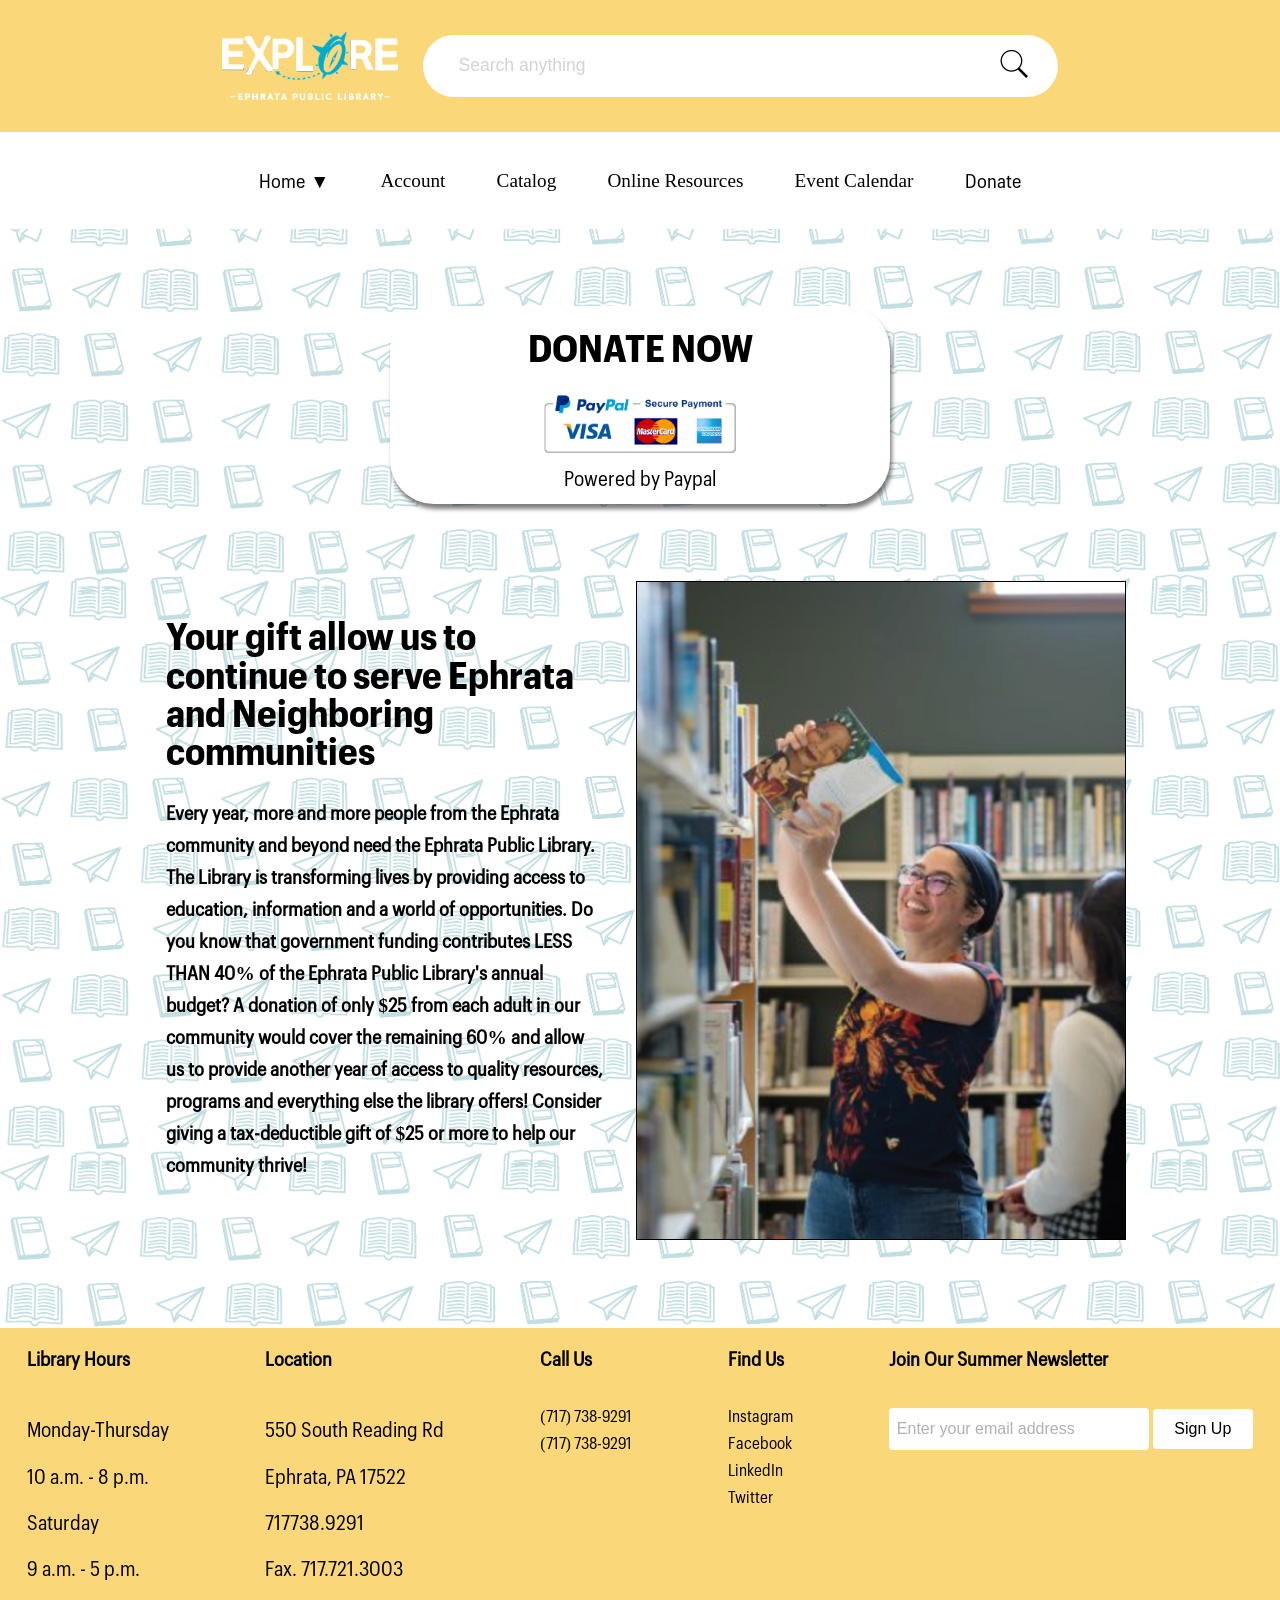
<file: page1.html>
<!DOCTYPE html>
<html lang="en">
<head>
    <meta charset="UTF-8">
    <meta name="viewport" content="width=device-width, initial-scale=1.0">
    <link rel="stylesheet" href="stylepage1.css">
    <title>Donate | Ephrata Public Library</title>
</head>
<body>
    
<div class="wrapper">

    <div class="header">
          <img src="images/Elogo.png" class="headerimg">
            <form action="https://www.google.com/search" method="get" class="search-bar">
                <input type="text" placeholder="Search anything" name="q">
               <button type="submit"><img src="images/search.png"></button>
            </form>
    </div>

    <div class="bar">
          <nav class="navClass">
                <ul>
                    <li><a href="index.html">Home</a>
                    <ul class="sub-menu">
                    <li>Board of Directors</li>
                    <li>Code of Behavior</li>
                    <li>Fax/Copy/Scan Services</li>
                    <li>Fines & Fees</li>
                    <li>Home Delivery Services</li>
                    <li>Gift Books</li>
                    <li>Library Cards</li>
                    <li>Interlibrary Loans</li>
                    <li>Meeting Rooms</li>
                    <li>Museum Passes</li>
                    <li>PA Forward</li>
                    <li>Renewals</li>
                    <li>StoryWalk</li>
                    <li>Wifi Access</li>
                </ul>
                <span class="arrow">&#9660;</span>
                    </li>

                    <li>Account</li>
                    <li>Catalog</li>
                    <li>Online Resources</li>
                    <li>Event Calendar</li>
                     <li><a href="page1.html">Donate</a></li>
                </ul>
            </nav>



    </div>

    <div class="donatearea">
        <div class="donate">
            <h1>DONATE NOW</h1>
            <div class="payment-info">
                <img src="images/payment-icons.png" alt="Accepted Payments">
                <p>Powered by Paypal</p>
                </div>
        </div>
    </div>


    <div class="infoarea">
        <div class="infocontent1">
            <h1>Your gift allow us to continue to serve Ephrata and Neighboring communities</h1><h2>Every year, more and more people from the Ephrata community and beyond need the Ephrata Public Library. The Library is transforming lives by providing access to education, information and a world of opportunities.  Do you know that government funding contributes LESS THAN 40% of the Ephrata Public Library's annual budget?  A donation of only $25 from each adult in our community would cover the remaining 60% and allow us to provide another year of access to quality resources, programs and everything else the library offers!  Consider giving a tax-deductible gift of $25 or more to help our community thrive!</h2>

        </div>

        <div class="infocontent2">
           
        </div>
    </div>


    <div class="space">
        </div>

 <div class="footerarea">
            <div class="footer">
                <div class="footer-heading footer-1">
                    <h2>Library Hours</h2>
                    <p>Monday-Thursday</p>
                    <p>10 a.m. - 8 p.m.</p>
                    <p>Saturday</p>
                    <p>9 a.m. - 5 p.m.</p>

                   
                </div>

                <div class="footer-heading footer-2">
                    <h2>Location</h2>
                    <p>550 South Reading Rd</p>
                    <p>Ephrata, PA 17522</p>
                    <p>717738.9291</p>
                    <p>Fax. 717.721.3003</p>
                </div>

                <div class="footer-heading footer-3">
                    <h2>Call Us</h2>
                    <a href="#">(717) 738-9291</a>
                    <a href="#">(717) 738-9291</a>
                </div>

                <div class="footer-heading footer-3">
                    <h2>Find Us</h2>
                    <a href="#">Instagram</a>
                    <a href="#">Facebook</a>
                    <a href="#">LinkedIn</a>
                    <a href="#">Twitter</a>
                </div>

                <div class="footer-email-form">
                    <h2>Join Our Summer Newsletter</h2>
                    <input type="email" placeholder="Enter your email address" id="footer-email">
                    <input type="submit" value="Sign Up"
                    id="footer-email-btn">
                </div>
        </div>

    </div>




</div>



</body>
</html>
</file>
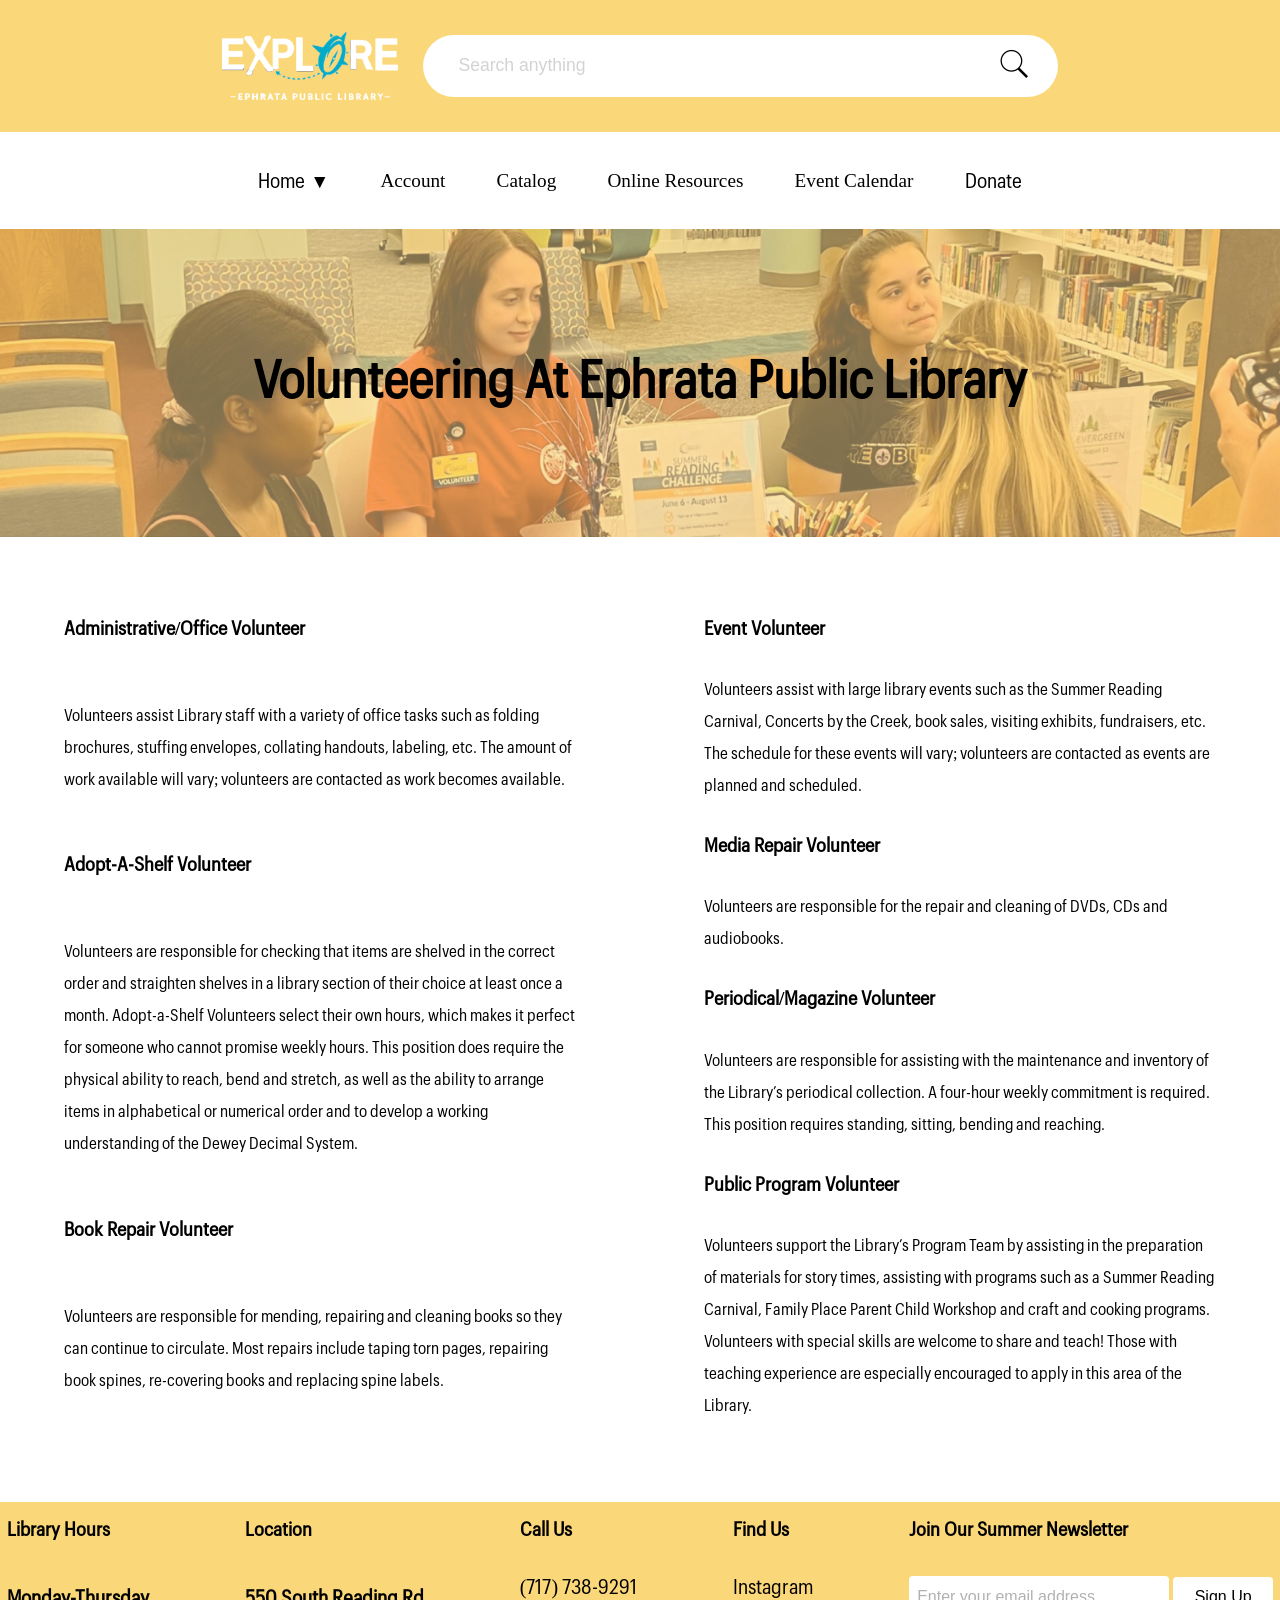
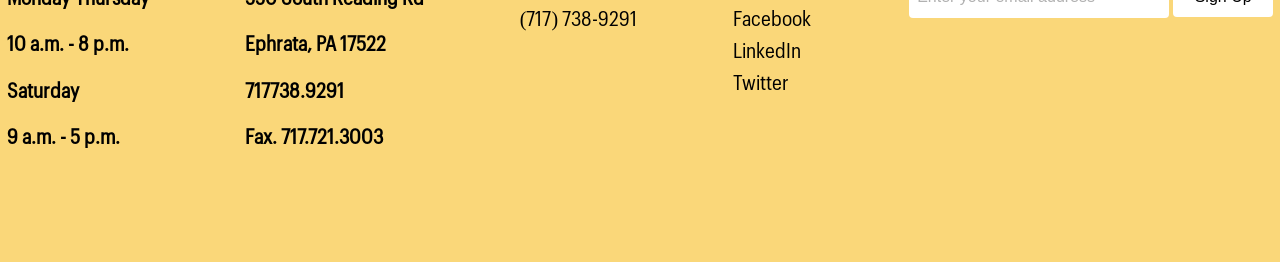
<file: page2.html>
<!DOCTYPE html>
<html lang="en">
<head>
    <meta charset="UTF-8">
    <meta name="viewport" content="width=device-width, initial-scale=1.0">
    <link rel="stylesheet" href="stylepage2.css">
    <title>Volunteer | Ephrata Public Library</title>
</head>
<body>

    <div class="wrapper">

        <div class="header">
            <img src="images/Elogo.png" class="headerimg">
            <form action="https://www.google.com/search" method="get" class="search-bar">
                <input type="text" placeholder="Search anything" name="q">
               <button type="submit"><img src="images/search.png"></button>
            </form>
        </div>
        
        <div class="bar">

            <nav class="navClass">
                <ul>
                    <li><a href="index.html">Home</a>
                    <ul class="sub-menu">
                    <li>Board of Directors</li>
                    <li>Code of Behavior</li>
                    <li>Fax/Copy/Scan Services</li>
                    <li>Fines & Fees</li>
                    <li>Home Delivery Services</li>
                    <li>Gift Books</li>
                    <li>Library Cards</li>
                    <li>Interlibrary Loans</li>
                    <li>Meeting Rooms</li>
                    <li>Museum Passes</li>
                    <li>PA Forward</li>
                    <li>Renewals</li>
                    <li>StoryWalk</li>
                    <li>Wifi Access</li>
                </ul>
                <span class="arrow">&#9660;</span>
                    </li>

                    <li>Account</li>
                    <li>Catalog</li>
                    <li>Online Resources</li>
                    <li>Event Calendar</li>
                     <li><a href="page1.html">Donate</a></li>
                </ul>
            </nav>



        </div>

        <div class="imgarea">
            <h1>Volunteering At Ephrata Public Library</h1>

        </div>

        <div class="columnarea">
            <div class="column">
                <h2>Administrative/Office Volunteer</h2>

    <p>Volunteers assist Library staff with a variety of office tasks such as folding brochures, stuffing envelopes, collating handouts, labeling, etc. The amount of work available will vary; volunteers are contacted as work becomes available.</p>

    <h2>Adopt-A-Shelf Volunteer</h2>
    <p>Volunteers are responsible for checking that items are shelved in the correct order and straighten shelves in a library section of their choice at least once a month.  Adopt-a-Shelf Volunteers select their own hours, which makes it perfect for someone who cannot promise weekly hours.  This position does require the physical ability to reach, bend and stretch, as well as the ability to arrange items in alphabetical or numerical order and to develop a working understanding of the Dewey Decimal System.</p>

    <h2>Book Repair Volunteer</h2>
    <p>Volunteers are responsible for mending, repairing and cleaning books so they can continue to circulate. Most repairs include taping torn pages, repairing book spines, re-covering books and replacing spine labels.</p>
            </div>

            <div class="column">
               <h2>Event Volunteer</h2>
    <p>Volunteers assist with large library events such as the Summer Reading Carnival, Concerts by the Creek, book sales, visiting exhibits, fundraisers, etc. The schedule for these events will vary; volunteers are contacted as events are planned and scheduled.</p>

    <h2>Media Repair Volunteer</h2>
    <p>Volunteers are responsible for the repair and cleaning of DVDs, CDs and audiobooks.</p>

    <h2>Periodical/Magazine Volunteer</h2>
    <p>Volunteers are responsible for assisting with the maintenance and inventory of the Library’s periodical collection. A four-hour weekly commitment is required. This position requires standing, sitting, bending and reaching.</p>

    <h2>Public Program Volunteer</h2>
    <p>Volunteers support the Library’s Program Team by assisting in the preparation of materials for story times, assisting with programs such as a Summer Reading Carnival, Family Place Parent Child Workshop and craft and cooking programs. Volunteers with special skills are welcome to share and teach! Those with teaching experience are especially encouraged to apply in this area of the Library.</p>
            </div>
        </div>


 <div class="footerarea">
            <div class="footer">
                <div class="footer-heading footer-1">
                    <h2>Library Hours</h2>
                    <h3>Monday-Thursday</h3>
                    <h3>10 a.m. - 8 p.m.</h3>
                    <h3>Saturday</h3>
                    <h3>9 a.m. - 5 p.m.</h3>

                   
                </div>

                <div class="footer-heading footer-2">
                    <h2>Location</h2>
                    <h3>550 South Reading Rd</h3>
                    <h3>Ephrata, PA 17522</h3>
                    <h3>717738.9291</h3>
                    <h3>Fax. 717.721.3003</h3>
                </div>

                <div class="footer-heading footer-3">
                    <h2>Call Us</h2>
                    <a href="#">(717) 738-9291</a>
                    <a href="#">(717) 738-9291</a>
                </div>

                <div class="footer-heading footer-3">
                    <h2>Find Us</h2>
                    <a href="#">Instagram</a>
                    <a href="#">Facebook</a>
                    <a href="#">LinkedIn</a>
                    <a href="#">Twitter</a>
                </div>

                <div class="footer-email-form">
                    <h2>Join Our Summer Newsletter</h2>
                    <input type="email" placeholder="Enter your email address" id="footer-email">
                    <input type="submit" value="Sign Up"
                    id="footer-email-btn">
                </div>
        </div>

    </div>
    </div>
</body>
</html>
</file>
<file: stylepage1.css>
@font-face {
	font-family: 'thin';
	src: url('fonts/GraphikThin.otf') format('opentype');
	font-weight: normal;
	font-size: normal;
}

@font-face {
	font-family: 'regular';
	src: url('fonts/GraphikRegular.otf') format('opentype');
	font-weight: normal;
	font-size: normal;
}

@font-face {
	font-family: 'bold';
	src: url('fonts/GraphikBold.otf') format('opentype');
	font-weight: normal;
	font-size: normal;
}


body {
	margin: 0px;
}

button {
	border-radius: 0.687vw;
	padding: 0.687vw;
	width: 13.058vw;
	font-weight: bold;
	font-size: 1.718;
}


h1 {
	font-size: clamp(.8rem, 3vw, 3rem);
	font-family: 'bold';
	line-height: 3vw;
}

h2{
	font-size: clamp(.5rem, 1.5vw, 1.75rem);
	font-family: 'regular';
	line-height: 2.5vw;
}


p {
	font-size: clamp(.8rem, 2vw, 1.25rem);
	font-family: 'regular';
	line-height: .5vw;
}

a {
	text-decoration: none;
	color: black;
	font-family: 'regular';
}


.wrapper {
	width: 100%;
	background-color: ;
	background-image: url("images/backimg.webp");
	background-repeat: repeat;
	background-size: 100vw;
	margin-top: 0px;
	margin-right: auto;
	margin-left: auto;
	margin-bottom: 0px;
	aspect-ratio: attr(width) / attr(height);
	aspect-ratio: 1455 / 1725;
}

.header {
	width: 100%;
	display: flex;
	align-items: center;
	justify-content: center;
	background-color: #fad779; 
	margin-top: 0px;
	aspect-ratio: attr(width) / attr(height);
	aspect-ratio: 1455 / 150;

}

.headerimg {
	width: 13.75vw;
	max-width: 205px;
	min-width: 50px;
	display: flex;
	margin-right: 2vw;
}

.search-bar{
	width: 50%;
	height: 3.4vw;
	max-width: 600px;
	background: white;
	display: flex;
	align-items: center;
	border-radius: 5vw;
	padding: 0.687vw 1.375vw;
}


.search-bar input{
	width: 100%;
	height: 1.5vw;
	background: white;
	flex: 1;
	border: 0;
	outline: none;
	padding: 1.65vw 1.375vw;
	font-size: 1.375vw;
	border-radius: 5vw;
	color: darkgray;

}

::placeholder{
	color: lightgray;
}

.search-bar button img{
	width: 2.5vw;
}

.search-bar button {
	width: 4.124vw;
	height: 4.124vw;
	border: 0;
	border-radius: 50%;
	background: white;
	cursor: pointer;
}





.bar {
	width: 100%;
	display: flex;
	background-color: white;
	margin-top: 0px;
	margin-bottom: 0px;
	justify-content: center;
	text-align: center;
	aspect-ratio: attr(width) / attr(height);
	aspect-ratio: 1455 / 110;
}


.navClass > ul {
	display: flex;
	list-style-type: none;
	margin: 1vw;
	padding: 0;
	background-color: white;
	position: relative;
	color: black;
	font-size: 1.5vw;
	
}

.navClass > ul > li {
	list-style-type: none;
	display: inline-block;
	padding: 2vw;
}

.navClass > ul > li:hover {
	background-color: lightyellow;
}

ul.sub-menu{
	position: absolute;
	z-index: 9999;
	font-size: 1.25vw;
	background-color: white;
	list-style-type: none;
	text-align: center;
	padding-left: 0px;
	padding-top: 5px;
	opacity: 0;
	min-width: 100px;
	box-shadow: 2px 2px 5px hsla(0, 0%, 0%, 0.8);

}

ul.sub-menu li{
	padding: .7vw;
}

.navClass li:hover .sub-menu{
	opacity: 1;
}

.navClass li:hover{
	color: black;
	background-color: lightyellow;
}




.donatearea {
	width: 100%;
	 display: flex;
  justify-content: center;
  align-items: center;       
	background-color: ;
	margin-top: 0px;
	margin-bottom: 0px;
	aspect-ratio: attr(width) / attr(height);
	aspect-ratio: 1455 / 400;
}

.donate {
	width: 50%;
	min-width: 100px;
	max-width: 500px;
	background-color: white;
	border-radius: 3.436vw;
	text-align: center;
	margin-top: 0px;
	margin-bottom: 0px;
	transition: transform .3s ease;
	filter: drop-shadow(2px 5px 2px rgba(0, 0, 0, 0.5));
	aspect-ratio: attr(width) / attr(height);
	aspect-ratio: 1455 / 500;
}

.donate:hover {
	transform: scale(1.1);
}


.payment-info img {
	width: 15vw;
}


.infoarea {
	background-color:;
	display: flex;
	width: 100%;
	aspect-ratio: attr(width) / attr(height);
	aspect-ratio: 1455 / 750;

}

.infocontent1 {
	background-color: ;
	flex: 1;
	padding: 1vw;
	margin-left: 12vw;
	margin-right: 1.5vw;
}

.infocontent2 {
	background-color: ;
	background-image: url("images/infoimg.webp");
	background-repeat: no-repeat;
	background-size: cover;
	flex: 1;
	padding: 2vw;
	margin-right: 12vw;
	border: 1px solid;
}

.space {
	width: 100%;
	background-color: ;
	aspect-ratio: attr(width) / attr(height);
	aspect-ratio: 1455 / 100;
}




.footerarea {
	width: 100%;
	background-color: #fad779;
	aspect-ratio: attr(width) / attr(height);
	aspect-ratio: 1455 / 350;
}

.footer {
	width: 100%;
	height: 40vh;
	background-color: ;
	display: flex;
	justify-content: center;
	flex-wrap: wrap;
	margin: 0 auto;
}

.footer-heading {
	display: flex;
	flex-direction: column;
	margin-right: 6rem;
}

.footer-heading h2 {
	margin-bottom: 2rem;
}

.footer-heading a {
	margin-bottom: 2rem;
	color: black;
	text-decoration: none;
	margin-bottom: 0.5rem;
}

.footer-heading a:hover {
	color: white;
	transition: 0.3s ease-out;
}

.footer-email-form h2 {
	margin-bottom: 2rem;
}

#footer-email {
	width: 250px;
	height: 40px;
	border-radius: 4px;
	outline: none;
	border: none;
	padding-left: 0.5rem;
	font-size: 1rem;
	margin-bottom: 1rem;
}

#footer-email::placeholder {
	color: #b1b1b1;
}

#footer-email-btn {
	width: 100px;
	height: 40px;
	outline: none;
	border: none;
	border-radius: 4px;
	background-color: white;
	font-size: 1rem;
}

#footer-email-btn:hover {
	cursor: pointer;
	background-color: #337AF1;
	transition: all 0.4s ease out;

}
</file>
<file: stylepage2.css>
@font-face {
	font-family: 'thin';
	src: url('fonts/GraphikThin.otf') format('opentype');
	font-weight: normal;
	font-size: normal;
}

@font-face {
	font-family: 'regular';
	src: url('fonts/GraphikRegular.otf') format('opentype');
	font-weight: normal;
	font-size: normal;
}

@font-face {
	font-family: 'bold';
	src: url('fonts/GraphikBold.otf') format('opentype');
	font-weight: normal;
	font-size: normal;
}


body {
	margin: 0px;
}


h1 {
	font-size: 4vw;
	font-family: 'regular';

}

p {
	font-size:1.25vw;
	font-family: 'regular';
	line-height: 2.5vw;
}

h3 {
	font-size: clamp(.8rem, 2vw, 1.25rem);
	font-family: 'regular';
	line-height: .5vw;
}


h2{
	font-size: clamp(.5rem, 1.5vw, 1.75rem);
	font-family: 'regular';
	line-height: 2vw;
}

a {
	text-decoration: none;
	color: black;
	font-family: 'regular';
	font-size: clamp(.8rem, 2vw, 1.25rem);
}


.wrapper {
	width: 100%;
	background-color: skyblue;
	margin-top: 0px;
	margin-right: auto;
	margin-left: auto;
	margin-bottom: 0px;
	aspect-ratio: attr(width) / attr(height);
	aspect-ratio: 1455 / 1960;
}

.header {
	width: 100%;
	display: flex;
	align-items: center;
	justify-content: center;
	background-color: #fad779; 
	margin-top: 0px;
	aspect-ratio: attr(width) / attr(height);
	aspect-ratio: 1455 / 150;

}

.headerimg {
	width: 13.75vw;
	max-width: 205px;
	min-width: 50px;
	display: flex;
	margin-right: 2vw;
}

.search-bar{
	width: 50%;
	height: 3.4vw;
	max-width: 600px;
	background: white;
	display: flex;
	align-items: center;
	border-radius: 5vw;
	padding: 0.687vw 1.375vw;
}


.search-bar input{
	width: 100%;
	height: 1.5vw;
	background: white;
	flex: 1;
	border: 0;
	outline: none;
	padding: 1.65vw 1.375vw;
	font-size: 1.375vw;
	border-radius: 5vw;
	color: darkgray;

}

::placeholder{
	color: lightgray;
}

.search-bar button img{
	width: 2.5vw;
}

.search-bar button {
	width: 4.124vw;
	height: 4.124vw;
	border: 0;
	border-radius: 50%;
	background: white;
	cursor: pointer;
}




.bar {
	width: 100%;
	display: flex;
	background-color: white;
	margin-top: 0px;
	margin-bottom: 0px;
	justify-content: center;
	text-align: center;
	aspect-ratio: attr(width) / attr(height);
	aspect-ratio: 1455 / 110;
}



.navClass > ul {
	display: flex;
	list-style-type: none;
	margin: 1vw;
	padding: 0;
	background-color: white;
	color: black;
	font-size: 1.5vw;
	
}

.navClass > ul > li {
	list-style-type: none;
	display: inline-block;
	padding: 2vw;
}

.navClass > ul > li:hover {
	background-color: lightyellow;
}

ul.sub-menu{
	position: absolute;
	font-size: 1.25vw;
	background-color: white;
	list-style-type: none;
	text-align: center;
	padding-left: 0px;
	padding-top: 5px;
	opacity: 0;
	min-width: 100px;
	box-shadow: 2px 2px 5px hsla(0, 0%, 0%, 0.8);

}

ul.sub-menu li{
	padding: .7vw;
}

.navClass li:hover .sub-menu{
	opacity: 1;
}

.navClass li:hover{
	color: black;
	background-color: lightyellow;
}


.imgarea {
	width: 100%;
	display: flex;
	background-image: url("images/bannerimg.webp");
	background-repeat: no-repeat;
	background-size: cover;
	margin-top: 0px;
	margin-bottom: 0px;
	justify-content: center;
	align-items: center;
	text-align: center;
	aspect-ratio: attr(width) / attr(height);
	aspect-ratio: 1455 / 350;
}


.columnarea {
	width: 100%;
	display: flex;
	background-color: white;
	flex-wrap: wrap;
	margin-top: 0px;
	margin-bottom: 0px;
	aspect-ratio: attr(width) / attr(height);
	aspect-ratio: 1455 / 1000;
}


.column {
	width: 50%;
	flex: 1;
	margin: 5vw;
	display: flex;
	flex-wrap: wrap;
	min-width: 300px;
	background-color:;
}


.footerarea {
	display: flex;
	width: 100%;
	background-color: #fad779;
	aspect-ratio: attr(width) / attr(height);
	aspect-ratio: 1455 / 350;
}

.footer {
	width: 100%;
	height: 40vh;
	background-color: ;
	display: flex;
	justify-content: center;
	flex-wrap: wrap;
	margin: 0 auto;
}

.footer-heading {
	display: flex;
	flex-direction: column;
	margin-right: 6rem;
}

.footer-heading h2 {
	margin-bottom: 2rem;
}

.footer-heading a {
	margin-bottom: 2rem;
	color: black;
	text-decoration: none;
	margin-bottom: 0.5rem;
}

.footer-heading a:hover {
	color: white;
	transition: 0.3s ease-out;
}

.footer-email-form h2 {
	margin-bottom: 2rem;
}

#footer-email {
	width: 250px;
	height: 40px;
	border-radius: 4px;
	outline: none;
	border: none;
	padding-left: 0.5rem;
	font-size: 1rem;
	margin-bottom: 1rem;
}

#footer-email::placeholder {
	color: #b1b1b1;
}

#footer-email-btn {
	width: 100px;
	height: 40px;
	outline: none;
	border: none;
	border-radius: 4px;
	background-color: white;
	font-size: 1rem;
}

#footer-email-btn:hover {
	cursor: pointer;
	background-color: #337AF1;
	transition: all 0.4s ease out;

}
</file>
